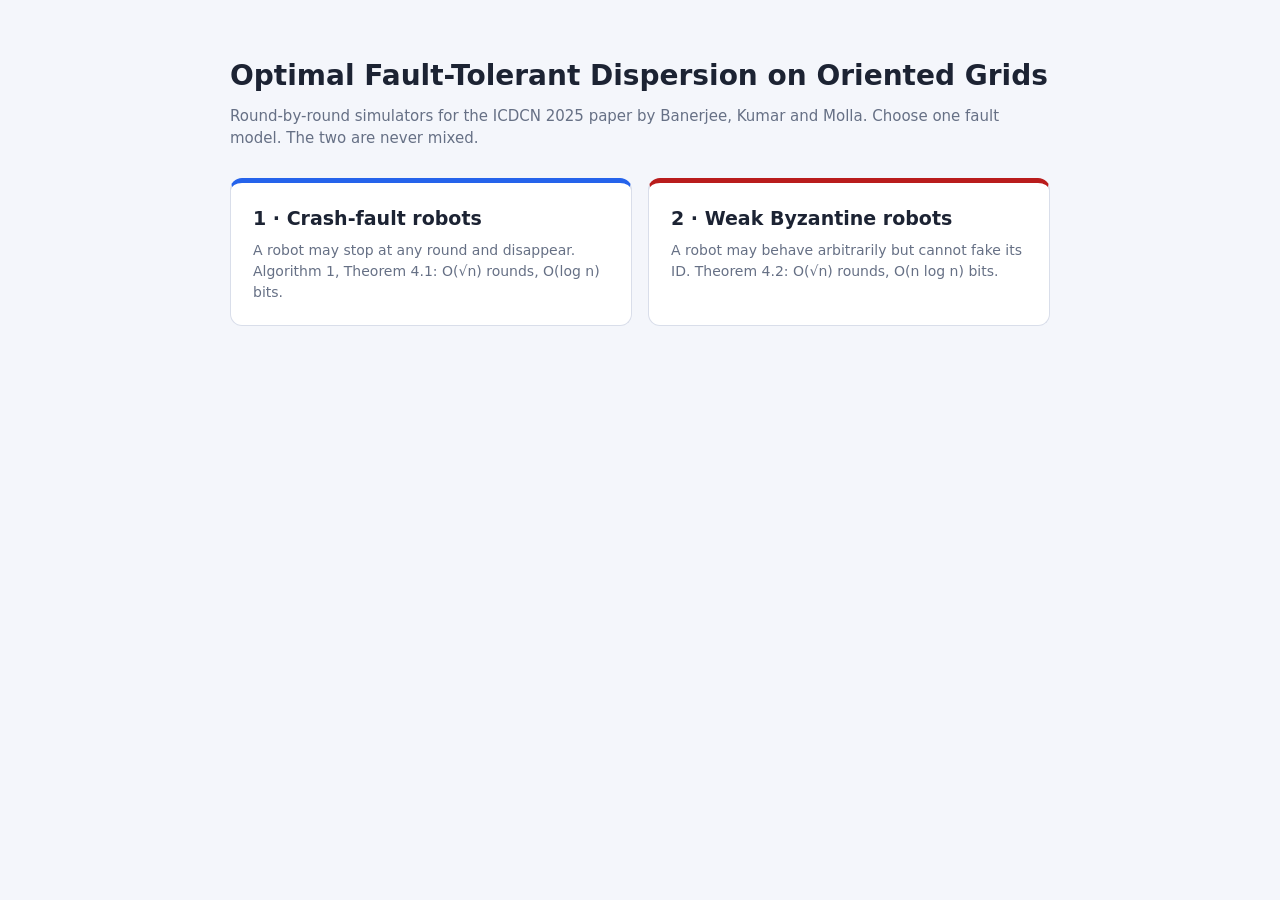
<file: dispersion-simulator/index.html>
<!DOCTYPE html>
<html lang="en">
<head>
<meta charset="utf-8">
<meta name="viewport" content="width=device-width,initial-scale=1">
<title>Oriented Grid Dispersion Simulator</title>
<link rel="stylesheet" href="style.css">
</head>
<body>
<main class="home">
  <h1>Optimal Fault-Tolerant Dispersion on Oriented Grids</h1>
  <p class="sub">Round-by-round simulators for the ICDCN 2025 paper by Banerjee, Kumar and Molla. Choose one fault model. The two are never mixed.</p>
  <div class="choices">
    <a class="choice crash" href="crash.html">
      <h2>1 · Crash-fault robots</h2>
      <p>A robot may stop at any round and disappear. Algorithm 1, Theorem 4.1: O(&radic;n) rounds, O(log n) bits.</p>
    </a>
    <a class="choice byz" href="byzantine.html">
      <h2>2 · Weak Byzantine robots</h2>
      <p>A robot may behave arbitrarily but cannot fake its ID. Theorem 4.2: O(&radic;n) rounds, O(n log n) bits.</p>
    </a>
  </div>
</main>
</body>
</html>
</file>
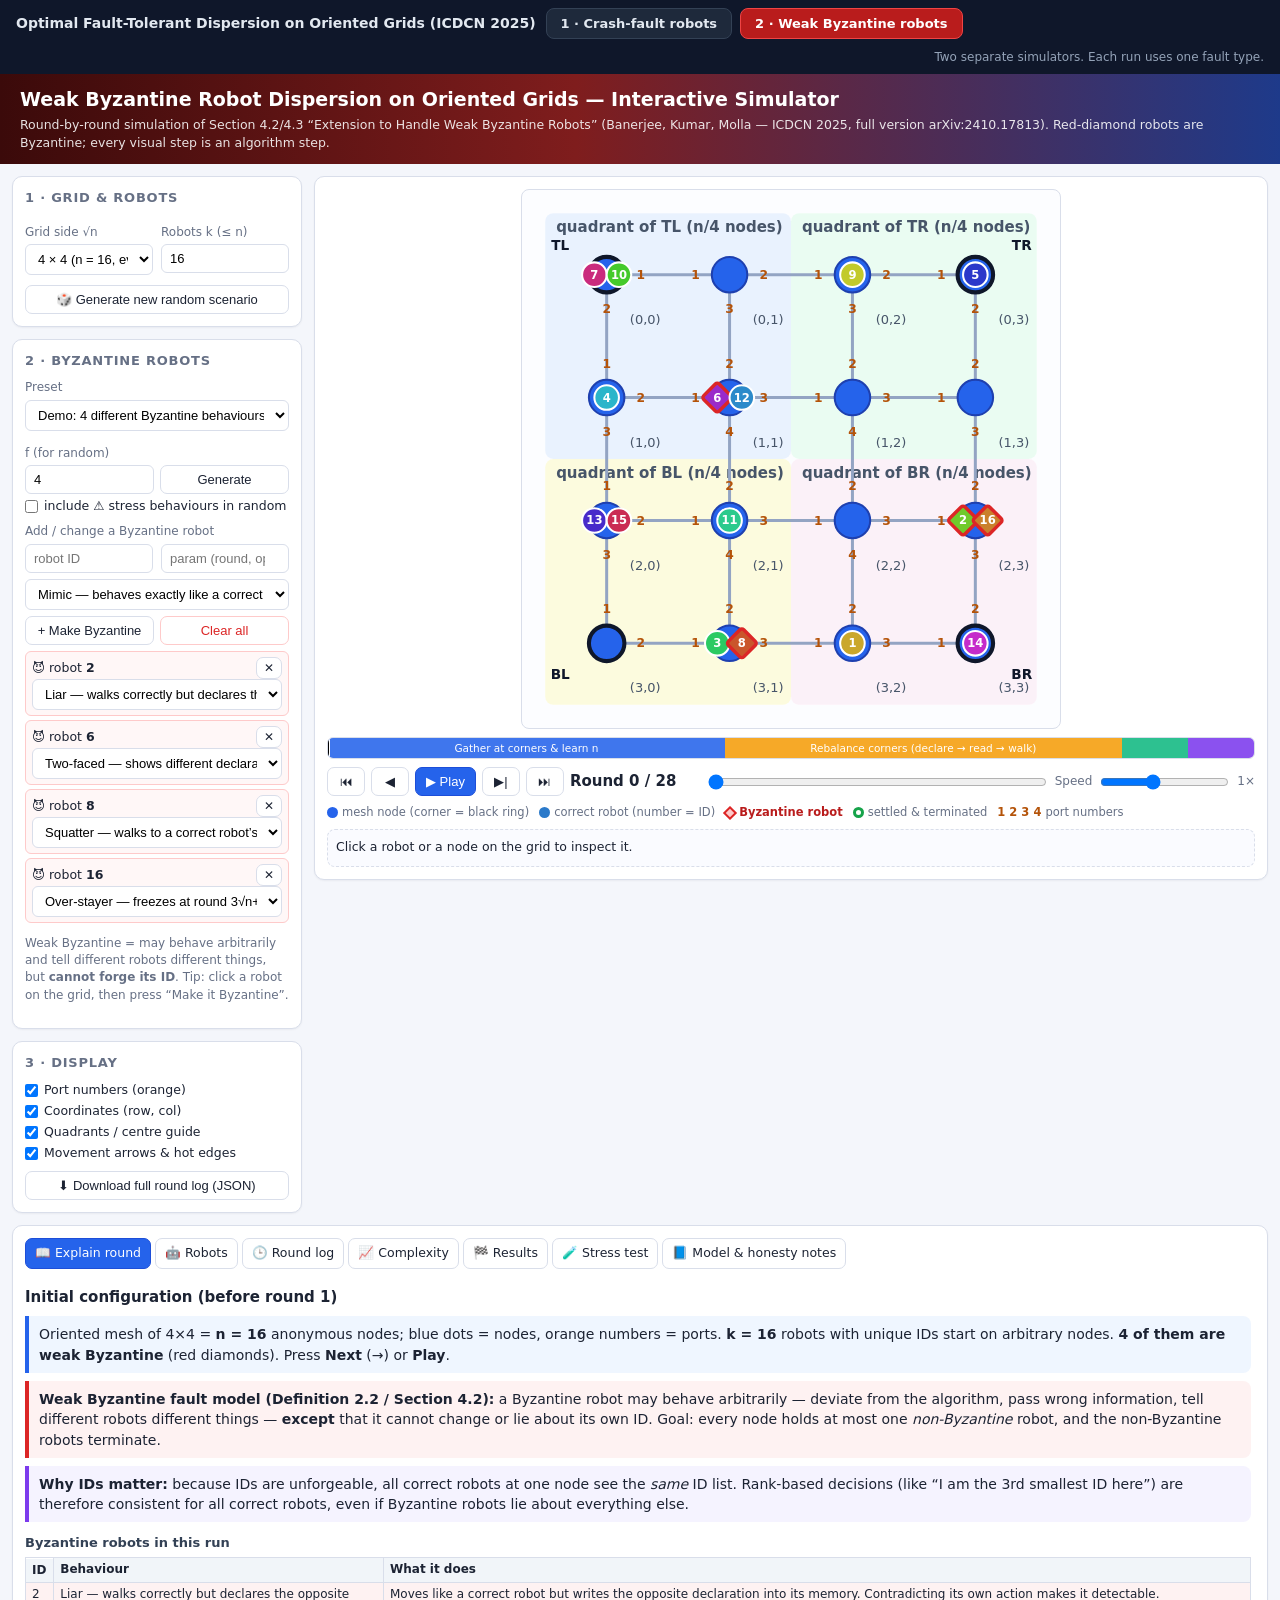
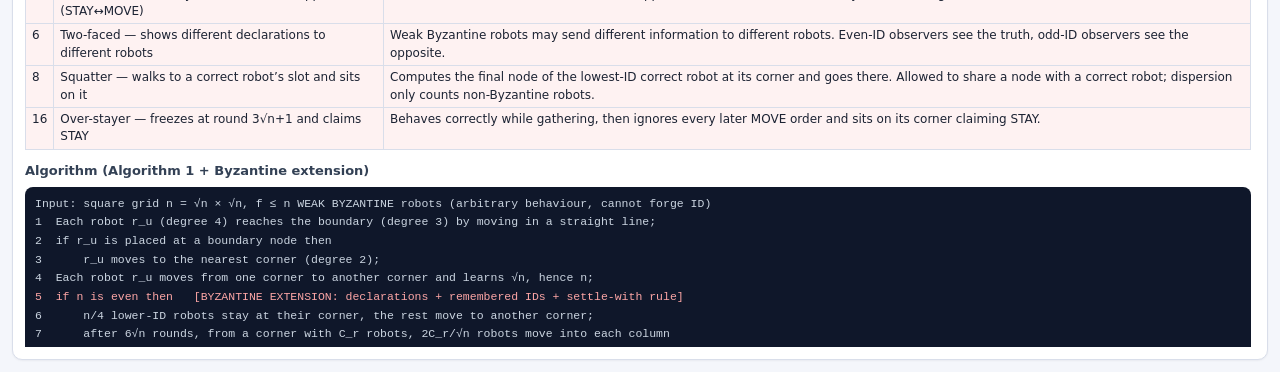
<file: dispersion-simulator/byzantine.html>
<!DOCTYPE html>
<html lang="en">
<head>
<meta charset="utf-8">
<meta name="viewport" content="width=device-width,initial-scale=1">
<title>Weak Byzantine Dispersion Simulator</title>
<link rel="stylesheet" href="style.css">
</head>
<body class="mode-byz">

<nav id="modebar">
  <span class="ttl">Optimal Fault-Tolerant Dispersion on Oriented Grids (ICDCN 2025)</span>
  <div class="btns">
    <a href="crash.html" class="modelink">1 · Crash-fault robots</a>
    <a href="byzantine.html" class="modelink byzbtn" aria-current="page">2 · Weak Byzantine robots</a>
  </div>
  <span class="hint">Two separate simulators. Each run uses one fault type.</span>
</nav>

<main id="stage" class="mode-byz">
<header>
  <h1>Weak Byzantine Robot Dispersion on Oriented Grids — Interactive Simulator</h1>
  <p>Round-by-round simulation of Section 4.2/4.3 “Extension to Handle Weak Byzantine Robots” (Banerjee, Kumar, Molla — ICDCN 2025, full version arXiv:2410.17813). Red-diamond robots are Byzantine; every visual step is an algorithm step.</p>
</header>

<div id="app">
  <aside id="left">
    <div class="card">
      <h2>1 · Grid &amp; robots</h2>
      <div class="grid2">
        <div><label>Grid side √n</label><select id="selS"></select></div>
        <div><label>Robots k (≤ n)</label><input type="number" id="inK" min="1"></div>
      </div>
      <button id="btnReseed" class="w100 mt10" title="Re-roll the random placement and any random faults">🎲 Generate new random scenario</button>
    </div>

    <div class="card mt12">
      <h2>2 · Byzantine robots</h2>
      <label>Preset</label>
      <select id="selScen">
        <option value="demo">Demo: 4 different Byzantine behaviours</option>
        <option value="none">No Byzantine robots</option>
        <option value="lowid">Lowest IDs are Byzantine (rank-gaming)</option>
        <option value="oneeach">One robot of each handled behaviour</option>
        <option value="random">Random f robots, random behaviours</option>
        <option value="stress">⚠ Stress: deserters (outside what the paper proves)</option>
        <option value="custom">Custom (edit list below)</option>
      </select>
      <div class="row mt6"><div><label>f (for random)</label><input type="number" id="inF" min="0" value="4"></div><div class="self-end"><button id="btnRand" class="w100">Generate</button></div></div>
      <label class="chk"><input type="checkbox" id="inStress"> include ⚠ stress behaviours in random</label>
      <label>Add / change a Byzantine robot</label>
      <div class="grid2"><input type="number" id="bId" placeholder="robot ID" min="1"><input type="number" id="bParam" placeholder="param (round, optional)" min="1"></div>
      <select id="bStrat" class="mt6"></select>
      <div class="row mt6"><button id="btnAddByz">+ Make Byzantine</button><button id="btnClearByz" class="danger">Clear all</button></div>
      <div id="byzList" class="mt6"></div>
      <p class="small">Weak Byzantine = may behave arbitrarily and tell different robots different things, but <b>cannot forge its ID</b>. Tip: click a robot on the grid, then press “Make it Byzantine”.</p>
    </div>

    <div class="card mt12">
      <h2>3 · Display</h2>
      <label class="chk"><input type="checkbox" id="oPorts" checked> Port numbers (orange)</label>
      <label class="chk"><input type="checkbox" id="oCoords" checked> Coordinates (row, col)</label>
      <label class="chk"><input type="checkbox" id="oQuad" checked> Quadrants / centre guide</label>
      <label class="chk"><input type="checkbox" id="oArrows" checked> Movement arrows &amp; hot edges</label>
      <button id="btnDownload" class="mt6 w100">⬇ Download full round log (JSON)</button>
    </div>
  </aside>

  <main id="center">
    <div class="card">
      <div id="svgbox"></div>
      <div id="timeline"></div>
      <div id="playbar">
        <button id="bReset" title="Reset (Home)">⏮</button>
        <button id="bPrev" title="Previous round (←)">◀</button>
        <button id="bPlay" class="primary" title="Play / Pause (Space)">▶ Play</button>
        <button id="bNext" title="Next round (→)">▶|</button>
        <button id="bEnd" title="Jump to end (End)">⏭</button>
        <span id="roundlabel">Round 0</span>
        <input type="range" id="scrub" min="0" max="0" value="0">
        <div id="speedbox">Speed <input type="range" id="speed" min="-2" max="3" step="0.25" value="0"><span id="speedlab">1×</span></div>
      </div>
      <div id="legend">
        <span><i class="dot dot-node"></i> mesh node (corner = black ring)</span>
        <span><i class="dot dot-robot-byz"></i> correct robot (number = ID)</span>
        <span><i class="dia"></i> <b class="c-darkred">Byzantine robot</b></span>
        <span><i class="dot dot-settled"></i> settled &amp; terminated</span>
        <span><b class="c-amber">1 2 3 4</b> port numbers</span>
      </div>
      <div id="selpanel">Click a robot or a node on the grid to inspect it.</div>
    </div>
  </main>

  <section id="right">
    <div class="card">
      <div class="tabs" id="tabs">
        <div class="tab on" data-p="pExplain">📖 Explain round</div>
        <div class="tab" data-p="pRobots">🤖 Robots</div>
        <div class="tab" data-p="pRounds">🕒 Round log</div>
        <div class="tab" data-p="pCx">📈 Complexity</div>
        <div class="tab" data-p="pRes">🏁 Results</div>
        <div class="tab" data-p="pStress">🧪 Stress test</div>
        <div class="tab" data-p="pAbout">📘 Model &amp; honesty notes</div>
      </div>
      <div class="pane on" id="pExplain"></div>
      <div class="pane" id="pRobots"></div>
      <div class="pane" id="pRounds"></div>
      <div class="pane" id="pCx"></div>
      <div class="pane" id="pRes"></div>
      <div class="pane" id="pStress"></div>
      <div class="pane" id="pAbout"></div>
    </div>
  </section>
</div>
</main>

<script src="js/byzantine/engine.js"></script>
<script src="js/byzantine/ui.js"></script>
<script src="js/byzantine/main.js"></script>
</body>
</html>
</file>
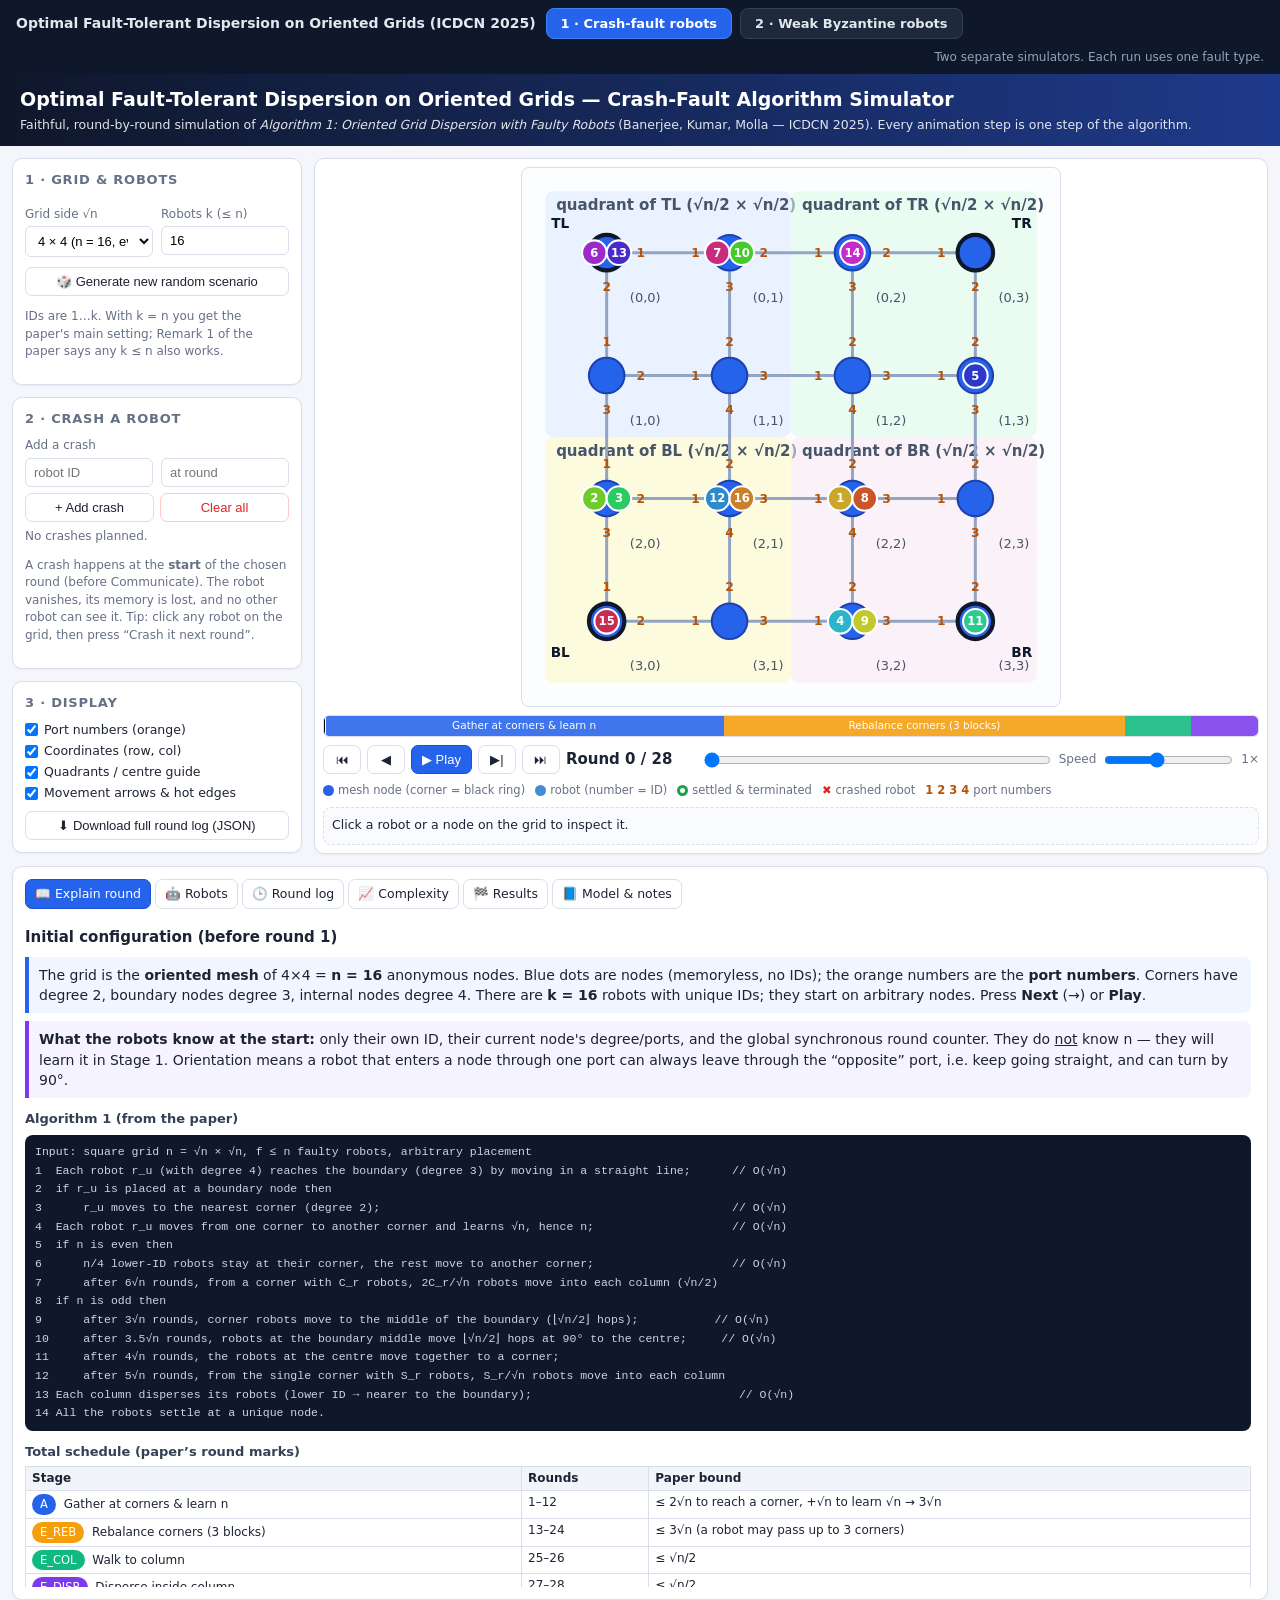
<file: dispersion-simulator/crash.html>
<!DOCTYPE html>
<html lang="en">
<head>
<meta charset="utf-8">
<meta name="viewport" content="width=device-width,initial-scale=1">
<title>Crash-fault Dispersion Simulator</title>
<link rel="stylesheet" href="style.css">
</head>
<body class="mode-crash">

<nav id="modebar">
  <span class="ttl">Optimal Fault-Tolerant Dispersion on Oriented Grids (ICDCN 2025)</span>
  <div class="btns">
    <a href="crash.html" class="modelink" aria-current="page">1 · Crash-fault robots</a>
    <a href="byzantine.html" class="modelink byzbtn">2 · Weak Byzantine robots</a>
  </div>
  <span class="hint">Two separate simulators. Each run uses one fault type.</span>
</nav>

<main id="stage" class="mode-crash">
<header>
  <h1>Optimal Fault-Tolerant Dispersion on Oriented Grids — Crash-Fault Algorithm Simulator</h1>
  <p>Faithful, round-by-round simulation of <i>Algorithm 1: Oriented Grid Dispersion with Faulty Robots</i> (Banerjee, Kumar, Molla — ICDCN 2025). Every animation step is one step of the algorithm.</p>
</header>

<div id="app">
  <!-- LEFT: setup -->
  <aside id="left">
    <div class="card">
      <h2>1 · Grid &amp; robots</h2>
      <div class="grid2">
        <div><label>Grid side √n</label><select id="selS"></select></div>
        <div><label>Robots k (≤ n)</label><input type="number" id="inK" min="1"></div>
      </div>
      <button id="btnReseed" class="w100 mt10" title="Re-roll the random placement (planned crashes are cleared)">🎲 Generate new random scenario</button>
      <p class="small">IDs are 1…k. With k = n you get the paper's main setting; Remark 1 of the paper says any k ≤ n also works.</p>
    </div>

    <div class="card mt12">
      <h2>2 · Crash a robot</h2>
      <label>Add a crash</label>
      <div class="grid2">
        <input type="number" id="cId" placeholder="robot ID" min="1">
        <input type="number" id="cRound" placeholder="at round" min="1">
      </div>
      <div class="row mt6"><button id="btnAddCrash">+ Add crash</button><button id="btnClearCrash" class="danger">Clear all</button></div>
      <div id="crashList" class="mt6"></div>
      <p class="small">A crash happens at the <b>start</b> of the chosen round (before Communicate). The robot vanishes, its memory is lost, and no other robot can see it. Tip: click any robot on the grid, then press “Crash it next round”.</p>
    </div>

    <div class="card mt12">
      <h2>3 · Display</h2>
      <label class="chk"><input type="checkbox" id="oPorts" checked> Port numbers (orange)</label>
      <label class="chk"><input type="checkbox" id="oCoords" checked> Coordinates (row, col)</label>
      <label class="chk"><input type="checkbox" id="oQuad" checked> Quadrants / centre guide</label>
      <label class="chk"><input type="checkbox" id="oArrows" checked> Movement arrows &amp; hot edges</label>
      <button id="btnDownload" class="mt6 w100">⬇ Download full round log (JSON)</button>
    </div>
  </aside>

  <!-- CENTER: grid -->
  <main id="center">
    <div class="card" id="gridwrap">
      <div id="svgbox"></div>
      <div id="timeline"></div>
      <div id="playbar">
        <button id="bReset" title="Reset (Home)">⏮</button>
        <button id="bPrev" title="Previous round (←)">◀</button>
        <button id="bPlay" class="primary" title="Play / Pause (Space)">▶ Play</button>
        <button id="bNext" title="Next round (→)">▶|</button>
        <button id="bEnd" title="Jump to end (End)">⏭</button>
        <span id="roundlabel">Round 0</span>
        <input type="range" id="scrub" min="0" max="0" value="0">
        <div id="speedbox">Speed <input type="range" id="speed" min="-2" max="3" step="0.25" value="0"><span id="speedlab">1×</span></div>
      </div>
      <div id="legend">
        <span><i class="dot dot-node"></i> mesh node (corner = black ring)</span>
        <span><i class="dot dot-robot"></i> robot (number = ID)</span>
        <span><i class="dot dot-settled"></i> settled &amp; terminated</span>
        <span><b class="c-red">✖</b> crashed robot</span>
        <span><b class="c-amber">1 2 3 4</b> port numbers</span>
      </div>
      <div id="selpanel">Click a robot or a node on the grid to inspect it.</div>
    </div>
  </main>

  <!-- RIGHT: tabs -->
  <section id="right">
    <div class="card">
      <div class="tabs" id="tabs">
        <div class="tab on" data-p="pExplain">📖 Explain round</div>
        <div class="tab" data-p="pRobots">🤖 Robots</div>
        <div class="tab" data-p="pRounds">🕒 Round log</div>
        <div class="tab" data-p="pCx">📈 Complexity</div>
        <div class="tab" data-p="pRes">🏁 Results</div>
        <div class="tab" data-p="pAbout">📘 Model &amp; notes</div>
      </div>
      <div class="pane on" id="pExplain"></div>
      <div class="pane" id="pRobots"></div>
      <div class="pane" id="pRounds"></div>
      <div class="pane" id="pCx"></div>
      <div class="pane" id="pRes"></div>
      <div class="pane" id="pAbout"></div>
    </div>
  </section>
</div>
</main>

<script src="js/crash/engine.js"></script>
<script src="js/crash/ui.js"></script>
<script src="js/crash/main.js"></script>
</body>
</html>
</file>
<file: dispersion-simulator/style.css>
/* ======================================================================
   Oriented Grid Dispersion Simulator — all styles in one file.
   Sections: base, mode bar, layout, grid, panels, crash-only, utilities, home page.
   ====================================================================== */

/* ===== base ===== */
/* Base: colours, page, header */
:root{--bg:#f4f6fb;--panel:#fff;--ink:#1c2333;--mut:#667085;--line:#d9deea;--blue:#2563eb;--blue2:#1d4ed8;--orange:#f97316;--green:#16a34a;--red:#dc2626;--amber:#f59e0b;--violet:#7c3aed}
*{box-sizing:border-box}
body{margin:0;font-family:Inter,system-ui,-apple-system,Segoe UI,Roboto,Arial,sans-serif;background:var(--bg);color:var(--ink);font-size:14px;line-height:1.45}
header{background:linear-gradient(90deg,#3b0a0a,#7f1d1d 45%,#1e3a8a);color:#fff;padding:12px 20px}
.mode-crash header{background:linear-gradient(90deg,#0f172a,#1e3a8a)}
header h1{margin:0;font-size:19px;font-weight:700}
header p{margin:2px 0 0;font-size:12.5px;opacity:.88}

/* ===== modebar ===== */
/* Mode bar */
/* ---------- mode bar ---------- */
#modebar{display:flex;align-items:center;gap:10px;padding:8px 16px;background:#0f172a;color:#e2e8f0;flex-wrap:wrap;font-family:Inter,system-ui,-apple-system,"Segoe UI",Roboto,Arial,sans-serif}
#modebar .ttl{font-weight:700;font-size:14px;min-width:0}
#modebar .btns{display:flex;gap:8px;flex-wrap:wrap}
#modebar a.modelink{text-decoration:none;display:inline-block;cursor:pointer;border:1px solid #334155;background:#1e293b;color:#e2e8f0;border-radius:8px;padding:7px 14px;font:600 13px Inter,system-ui,-apple-system,"Segoe UI",Roboto,Arial,sans-serif}
#modebar a.modelink:hover{background:#273449}
#modebar a.modelink:focus-visible{outline:2px solid #3b82f6;outline-offset:2px}
#modebar a.modelink[aria-current="page"]{color:#fff;background:#2563eb;border-color:#3b82f6}
#modebar a.modelink.byzbtn[aria-current="page"]{background:#b91c1c;border-color:#ef4444}
#modebar .hint{font-size:12px;color:#94a3b8;margin-left:auto;min-width:0}

/* ===== layout ===== */
/* Layout: three-column page, cards, form controls */
#app{display:grid;grid-template-columns:310px minmax(560px,1fr) 500px;gap:12px;padding:12px;align-items:start}
@media (max-width:1560px){#app{grid-template-columns:290px 1fr}#right{grid-column:1 / span 2}}
@media (max-width:900px){#app{grid-template-columns:1fr}#right{grid-column:auto}}
.card{background:var(--panel);border:1px solid var(--line);border-radius:10px;padding:12px;box-shadow:0 1px 2px rgba(16,24,40,.05)}
.card h2{margin:0 0 8px;font-size:13px;text-transform:uppercase;letter-spacing:.06em;color:var(--mut)}
label{display:block;font-size:12px;color:var(--mut);margin:8px 0 3px}
select,input[type=number],input[type=text]{width:100%;padding:6px 8px;border:1px solid var(--line);border-radius:6px;font-size:13px;background:#fff}
button{cursor:pointer;border:1px solid var(--line);background:#fff;border-radius:7px;padding:6px 10px;font-size:13px;color:var(--ink)}
button:hover{background:#eef2ff}
button.primary{background:var(--blue);border-color:var(--blue2);color:#fff}
button.primary:hover{background:var(--blue2)}
button.danger{border-color:#fecaca;color:var(--red)}
button.sm{padding:3px 7px;font-size:12px}
.row{display:flex;gap:6px;align-items:center}.row>*{flex:1}
.grid2{display:grid;grid-template-columns:1fr 1fr;gap:8px}
.small{font-size:12px;color:var(--mut)}

/* ===== grid ===== */
/* Grid: SVG mesh, robots, legend */
.byzrow{padding:5px 6px;border:1px solid #fecaca;background:#fff7f7;border-radius:6px;margin:4px 0;font-size:12.5px}
.byzrow .top{display:flex;justify-content:space-between;align-items:center;gap:6px}
#svgbox{width:100%;max-width:540px;margin:0 auto;background:#fcfdff;border:1px solid var(--line);border-radius:8px}
#svgbox svg{display:block;width:100%;height:auto}
.dot{display:inline-block;width:11px;height:11px;border-radius:50%}
.dia{display:inline-block;width:10px;height:10px;transform:rotate(45deg);border:2px solid #dc2626;background:#fecaca}
.badge{display:inline-block;padding:2px 8px;border-radius:99px;font-size:11.5px;color:#fff;margin-right:4px}
tr.sel td{background:#fef9c3}
tr.byz td{background:#fef2f2}
tr.settled td{background:#f0fdf4}
.mini div.byzo{background:#fecaca;border-color:#fca5a5;color:#991b1b}
.edge{stroke:#93a4c3;stroke-width:2.2}.edge.hot{stroke:var(--orange);stroke-width:4.5}
.nodedot{fill:#2563eb;stroke:#1e40af;stroke-width:1.5}.nodedot.corner{stroke:#0f172a;stroke-width:3}
.coord{font-size:9.5px;fill:#475569;pointer-events:none}
.port{font-size:9px;fill:#b45309;font-weight:700;pointer-events:none}
.cornertag{font-size:10px;font-weight:700;fill:#0f172a;pointer-events:none}
.rb{transition:transform var(--dur,.35s) linear;cursor:pointer}
.rb .chip{stroke:#fff;stroke-width:1.5}
.rb.byz .chip{stroke:#dc2626;stroke-width:2.5}
.rb.settled .chip{stroke:#16a34a;stroke-width:3}
.rb.sel .chip{stroke:#facc15;stroke-width:3.5}
.rb text{font-size:8.5px;fill:#fff;font-weight:700;text-anchor:middle;dominant-baseline:central;pointer-events:none}
.rb.byz text{fill:#fff}
.badgeN rect{fill:#334155;stroke:#fff;stroke-width:1}.badgeN text{fill:#fff;font-size:9px;font-weight:700;text-anchor:middle;dominant-baseline:central}
.arrow{stroke:#ea580c;stroke-width:2;fill:none}
.nodehit{fill:transparent;cursor:pointer}

/* ===== panels ===== */
/* Panels: explanation, complexity, results, log */
.chk{display:flex;gap:6px;align-items:center;margin:3px 0;font-size:12.5px;color:var(--ink)}.chk input{margin:0}
#playbar{display:flex;gap:6px;align-items:center;flex-wrap:wrap;margin-top:8px}
#playbar button{min-width:38px}
#scrub{flex:1;min-width:140px}
#speedbox{display:flex;align-items:center;gap:6px;font-size:12px;color:var(--mut)}
#roundlabel{font-weight:700;font-size:15px;min-width:130px}
#timeline{display:flex;height:22px;border-radius:6px;overflow:hidden;margin-top:8px;border:1px solid var(--line);position:relative}
#timeline .seg{display:flex;align-items:center;justify-content:center;font-size:10.5px;color:#fff;white-space:nowrap;overflow:hidden;opacity:.88}
#timeline .cursor{position:absolute;top:0;bottom:0;width:2px;background:#000;box-shadow:0 0 0 1px #fff}
#legend{display:flex;flex-wrap:wrap;gap:10px;font-size:11.5px;color:var(--mut);margin-top:8px}
#legend span{display:inline-flex;align-items:center;gap:4px}
#selpanel{margin-top:8px;font-size:12.5px;padding:8px;border:1px dashed var(--line);border-radius:8px;min-height:38px;background:#fafbff}
.tabs{display:flex;flex-wrap:wrap;gap:4px;margin-bottom:8px}
.tab{padding:5px 9px;border:1px solid var(--line);border-radius:7px;background:#fff;font-size:12.5px;cursor:pointer}
.tab.on{background:var(--blue);color:#fff;border-color:var(--blue2)}
.pane{display:none;max-height:calc(100vh - 230px);overflow:auto;padding-right:4px}.pane.on{display:block}
.pane h3{margin:10px 0 4px;font-size:15px}.pane h4{margin:12px 0 4px;font-size:13px;color:#334155}
.callout{border-left:4px solid var(--blue);background:#eff6ff;padding:8px 10px;border-radius:0 8px 8px 0;margin:8px 0}
.callout.why{border-color:var(--violet);background:#f5f3ff}
.callout.crash{border-color:var(--red);background:#fef2f2}
.callout.ok{border-color:var(--green);background:#f0fdf4}
.callout.warn{border-color:var(--amber);background:#fffbeb}
table{border-collapse:collapse;width:100%;font-size:12px}
th,td{border:1px solid var(--line);padding:3px 6px;text-align:left;vertical-align:top}
th{background:#f1f5f9;position:sticky;top:0;z-index:1}
tr.bad td{background:#fee2e2;color:#7f1d1d}
code,.mono{font-family:ui-monospace,SFMono-Regular,Menlo,Consolas,monospace;font-size:12px}
pre.algo{background:#0f172a;color:#cbd5e1;border-radius:8px;padding:8px 0;margin:6px 0;font-size:11.5px;overflow:auto}
pre.algo div{padding:1px 10px;white-space:pre-wrap}pre.algo div.hl{background:#1d4ed8;color:#fff}
pre.algo div.new{color:#fca5a5}pre.algo div.new.hl{background:#b91c1c;color:#fff}
.kv{display:grid;grid-template-columns:auto 1fr;gap:2px 10px;font-size:12.5px}.kv b{color:#334155}
.mini{display:grid;gap:2px;margin:6px 0}
.mini div{display:flex;align-items:center;justify-content:center;font-size:10px;height:28px;border-radius:4px;background:#f1f5f9;border:1px solid var(--line);text-align:center;line-height:1.05}
.mini div.occ{background:#bbf7d0;border-color:#86efac;font-weight:700}
.mini div.both{background:#fde68a;border-color:#f59e0b;font-weight:700}
.mini div.mv{background:#dbeafe;border-color:#93c5fd}
.rlist div{padding:4px 6px;border-bottom:1px solid var(--line);cursor:pointer;font-size:12.5px}
.rlist div:hover{background:#eef2ff}.rlist div.cur{background:#fef9c3;font-weight:600}
details{margin:6px 0}summary{cursor:pointer;font-weight:600;font-size:13px}
.ring{fill:none;stroke:#7c3aed;stroke-width:2.5;stroke-dasharray:4 3}

/* ===== crash ===== */
/* Rules used only by the crash-fault page */
/* ---------- rules used only by the crash-fault simulator ---------- */
#gridwrap{padding:8px}
.crashrow{display:flex;align-items:center;justify-content:space-between;gap:6px;padding:4px 6px;border:1px solid var(--line);border-radius:6px;margin:4px 0;font-size:12.5px}
.crashrow.ign{opacity:.55;background:#fafafa}
tr.crashed td{background:#fef2f2;color:#991b1b}
.bar{height:8px;background:#dbeafe;border-radius:4px}
.ghost text.x{fill:#dc2626;font-size:15px;font-weight:900;text-anchor:middle;dominant-baseline:central}
.ghost text.gid{fill:#991b1b;font-size:8px;text-anchor:middle}

/* ===== utilities ===== */
/* Small helper classes (no inline styles in the HTML) */
.hidden{display:none}
.mt6{margin-top:6px}.mt10{margin-top:10px}.mt12{margin-top:12px}
.w100{width:100%}
.self-end{align-self:end}
.c-amber{color:#b45309}.c-red{color:#dc2626}.c-darkred{color:#b91c1c}
.dot-node{background:#2563eb}
.dot-robot{background:hsl(210,65%,55%)}
.dot-robot-byz{background:hsl(210,65%,48%)}
.dot-settled{background:#fff;border:3px solid #16a34a}

/* ===== home page ===== */
.home{max-width:860px;margin:0 auto;padding:56px 20px}
.home h1{font-size:28px;margin:0 0 8px}
.home .sub{color:#667085;font-size:15px;line-height:1.5;margin:0 0 28px}
.home .choices{display:grid;grid-template-columns:1fr 1fr;gap:16px}
@media (max-width:700px){.home .choices{grid-template-columns:1fr}}
.home .choice{display:block;text-decoration:none;color:inherit;background:#fff;border:1px solid #d9deea;border-radius:12px;padding:22px;border-top:5px solid #2563eb}
.home .choice.byz{border-top-color:#b91c1c}
.home .choice:hover{box-shadow:0 4px 14px rgba(16,24,40,.12)}
.home .choice h2{margin:0 0 8px;font-size:19px}
.home .choice p{margin:0;color:#667085;font-size:14px;line-height:1.5}
</file>
